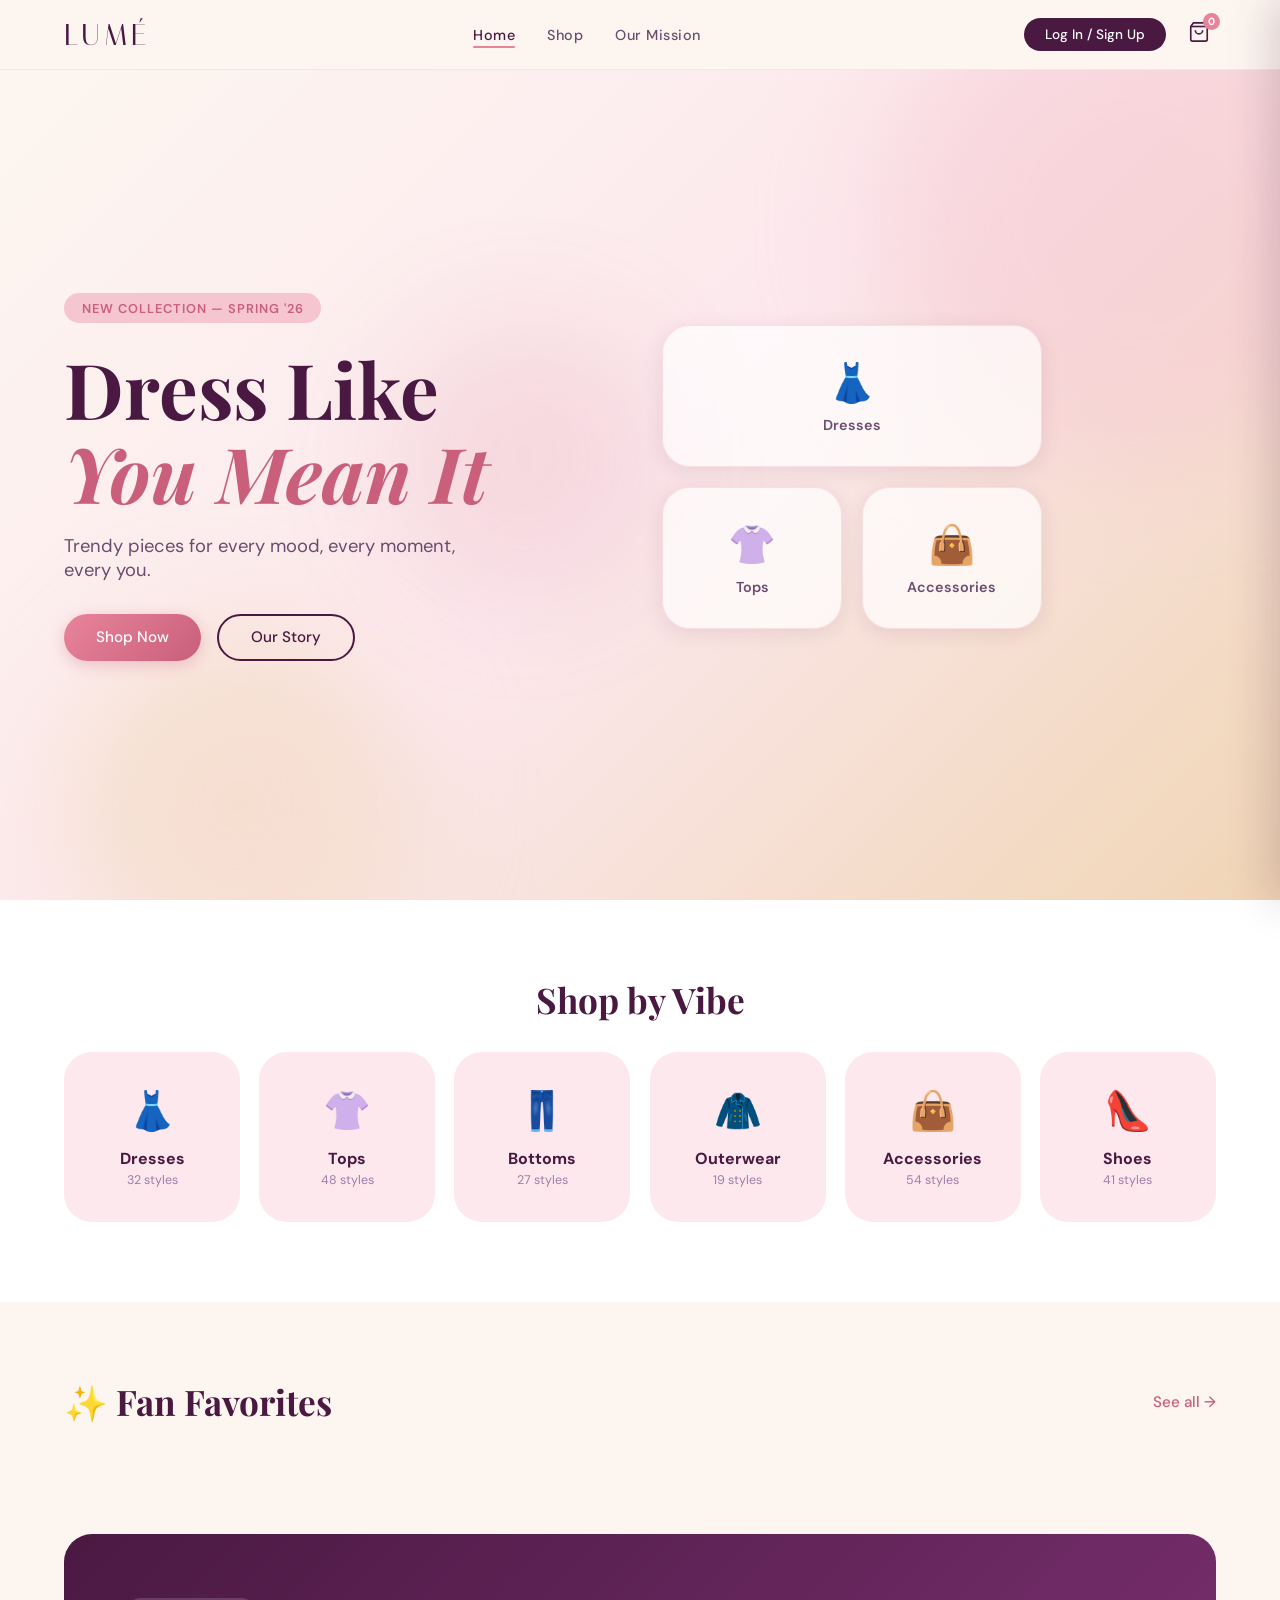
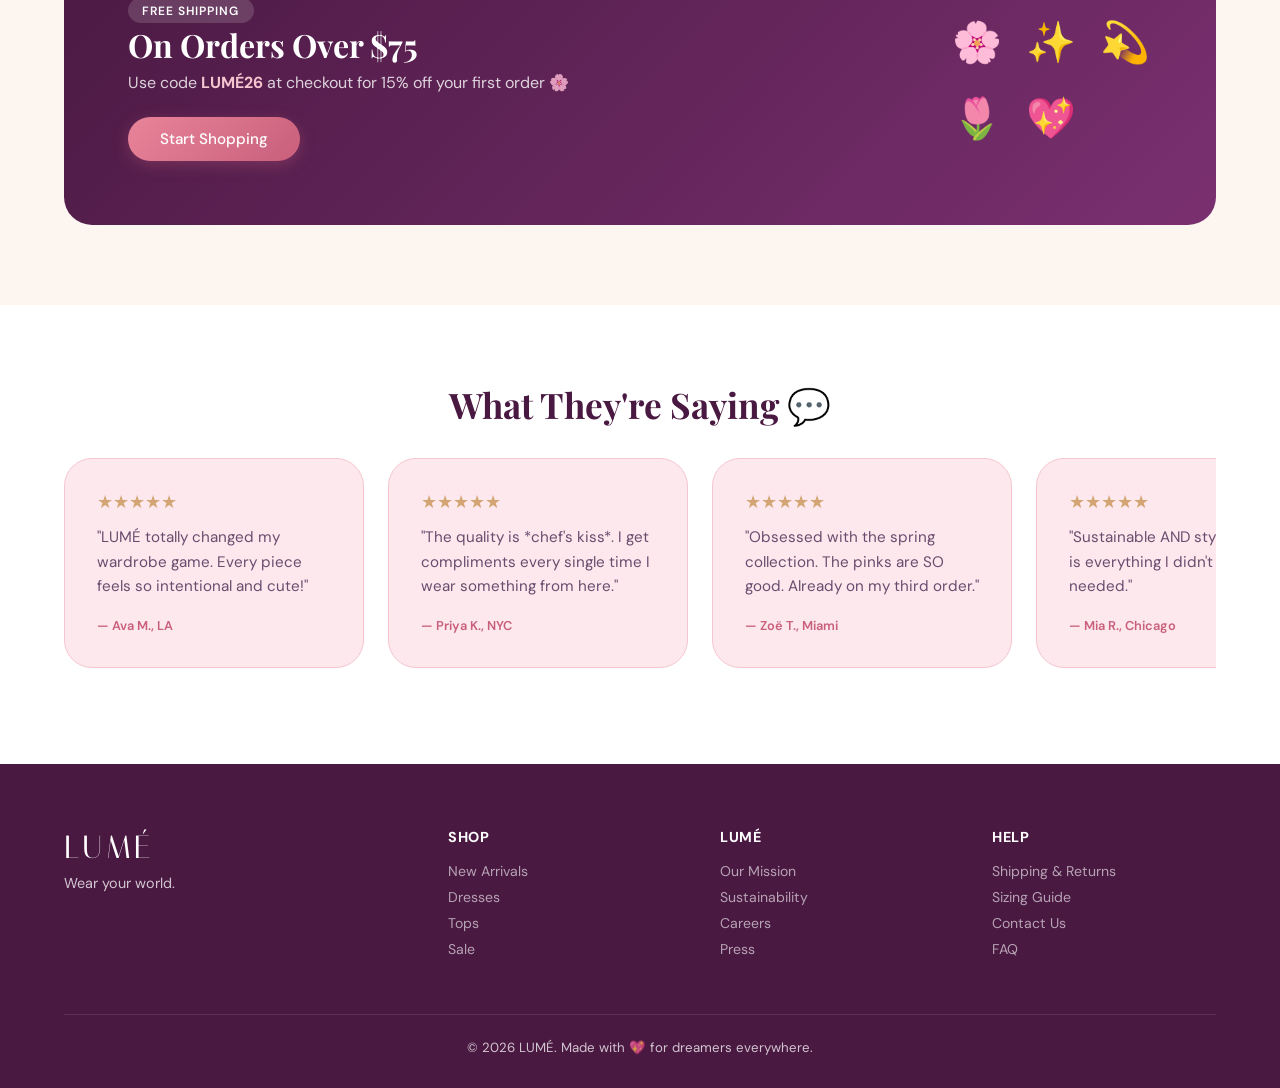
<file: clothing brand /lume/index.html>
<!DOCTYPE html>
<html lang="en">
<head>
  <meta charset="UTF-8" />
  <meta name="viewport" content="width=device-width, initial-scale=1.0"/>
  <title>LUMÉ — Wear Your World</title>
  <link rel="stylesheet" href="style.css" />
  <link href="https://fonts.googleapis.com/css2?family=Playfair+Display:ital,wght@0,400;0,700;1,400&family=DM+Sans:wght@300;400;500&family=Italiana&display=swap" rel="stylesheet"/>
</head>
<body>

  <!-- ══════════════════ NAV ══════════════════ -->
  <nav class="navbar" id="navbar">
    <div class="nav-logo">LUMÉ</div>
    <ul class="nav-links">
      <li><a href="#home" class="nav-link active" data-page="home">Home</a></li>
      <li><a href="#shop" class="nav-link" data-page="shop">Shop</a></li>
      <li><a href="#mission" class="nav-link" data-page="mission">Our Mission</a></li>
    </ul>
    <div class="nav-actions">
      <button class="btn-auth" id="openAuthBtn">Log In / Sign Up</button>
      <div class="cart-icon" id="cartIcon">
        <svg width="22" height="22" viewBox="0 0 24 24" fill="none" stroke="currentColor" stroke-width="1.8"><path d="M6 2L3 6v14a2 2 0 002 2h14a2 2 0 002-2V6l-3-4z"/><line x1="3" y1="6" x2="21" y2="6"/><path d="M16 10a4 4 0 01-8 0"/></svg>
        <span class="cart-badge" id="cartBadge">0</span>
      </div>
      <button class="hamburger" id="hamburger">
        <span></span><span></span><span></span>
      </button>
    </div>
  </nav>

  <!-- Mobile menu -->
  <div class="mobile-menu" id="mobileMenu">
    <a href="#home" class="mob-link" data-page="home">Home</a>
    <a href="#shop" class="mob-link" data-page="shop">Shop</a>
    <a href="#mission" class="mob-link" data-page="mission">Our Mission</a>
    <button class="btn-auth mob-auth" id="openAuthBtnMob">Log In / Sign Up</button>
  </div>

  <!-- ══════════════════ PAGES ══════════════════ -->

  <!-- HOME PAGE -->
  <section class="page active" id="page-home">

    <!-- Hero -->
    <div class="hero">
      <div class="hero-bg">
        <div class="blob blob-1"></div>
        <div class="blob blob-2"></div>
        <div class="blob blob-3"></div>
        <div class="sparkle-field" id="sparkleField"></div>
      </div>
      <div class="hero-content">
        <span class="hero-tag">New Collection — Spring '26</span>
        <h1 class="hero-title">Dress Like<br/><em>You Mean It</em></h1>
        <p class="hero-sub">Trendy pieces for every mood, every moment, every you.</p>
        <div class="hero-btns">
          <button class="btn-primary" data-page="shop">Shop Now</button>
          <button class="btn-ghost" data-page="mission">Our Story</button>
        </div>
      </div>
      <div class="hero-visual">
        <div class="hero-card hc1">
          <div class="hcard-inner">
            <div class="hcard-emoji">👗</div>
            <p>Dresses</p>
          </div>
        </div>
        <div class="hero-card hc2">
          <div class="hcard-inner">
            <div class="hcard-emoji">👚</div>
            <p>Tops</p>
          </div>
        </div>
        <div class="hero-card hc3">
          <div class="hcard-inner">
            <div class="hcard-emoji">👜</div>
            <p>Accessories</p>
          </div>
        </div>
      </div>
    </div>

    <!-- Category Strip -->
    <section class="categories-strip">
      <h2 class="section-title">Shop by Vibe</h2>
      <div class="cat-grid">
        <div class="cat-card" data-cat="dresses">
          <div class="cat-emoji">👗</div>
          <div class="cat-label">Dresses</div>
          <div class="cat-sub">32 styles</div>
        </div>
        <div class="cat-card" data-cat="tops">
          <div class="cat-emoji">👚</div>
          <div class="cat-label">Tops</div>
          <div class="cat-sub">48 styles</div>
        </div>
        <div class="cat-card" data-cat="bottoms">
          <div class="cat-emoji">👖</div>
          <div class="cat-label">Bottoms</div>
          <div class="cat-sub">27 styles</div>
        </div>
        <div class="cat-card" data-cat="outerwear">
          <div class="cat-emoji">🧥</div>
          <div class="cat-label">Outerwear</div>
          <div class="cat-sub">19 styles</div>
        </div>
        <div class="cat-card" data-cat="accessories">
          <div class="cat-emoji">👜</div>
          <div class="cat-label">Accessories</div>
          <div class="cat-sub">54 styles</div>
        </div>
        <div class="cat-card" data-cat="shoes">
          <div class="cat-emoji">👠</div>
          <div class="cat-label">Shoes</div>
          <div class="cat-sub">41 styles</div>
        </div>
      </div>
    </section>

    <!-- Featured -->
    <section class="featured-section">
      <div class="featured-header">
        <h2 class="section-title">✨ Fan Favorites</h2>
        <button class="btn-text" data-page="shop">See all →</button>
      </div>
      <div class="products-grid" id="featuredGrid"></div>
    </section>

    <!-- Banner -->
    <section class="banner-section">
      <div class="banner-content">
        <span class="banner-tag">Free Shipping</span>
        <h2>On Orders Over $75</h2>
        <p>Use code <strong>LUMÉ26</strong> at checkout for 15% off your first order 🌸</p>
        <button class="btn-primary" data-page="shop">Start Shopping</button>
      </div>
      <div class="banner-deco">
        <span>🌸</span><span>✨</span><span>💫</span><span>🌷</span><span>💖</span>
      </div>
    </section>

    <!-- Testimonials -->
    <section class="testimonials-section">
      <h2 class="section-title">What They're Saying 💬</h2>
      <div class="testimonials-track" id="testimonialsTrack">
        <div class="testi-card">
          <div class="testi-stars">★★★★★</div>
          <p>"LUMÉ totally changed my wardrobe game. Every piece feels so intentional and cute!"</p>
          <span>— Ava M., LA</span>
        </div>
        <div class="testi-card">
          <div class="testi-stars">★★★★★</div>
          <p>"The quality is *chef's kiss*. I get compliments every single time I wear something from here."</p>
          <span>— Priya K., NYC</span>
        </div>
        <div class="testi-card">
          <div class="testi-stars">★★★★★</div>
          <p>"Obsessed with the spring collection. The pinks are SO good. Already on my third order."</p>
          <span>— Zoë T., Miami</span>
        </div>
        <div class="testi-card">
          <div class="testi-stars">★★★★★</div>
          <p>"Sustainable AND stylish? LUMÉ is everything I didn't know I needed."</p>
          <span>— Mia R., Chicago</span>
        </div>
      </div>
    </section>

  </section>

  <!-- SHOP PAGE -->
  <section class="page" id="page-shop">
    <div class="shop-hero">
      <h1>The Collection</h1>
      <p>Filter, browse, fall in love 🛍️</p>
    </div>

    <div class="shop-layout">
      <!-- Sidebar filters -->
      <aside class="shop-sidebar">
        <h3>Filter</h3>
        <div class="filter-group">
          <label class="filter-label">Category</label>
          <div class="filter-options" id="catFilter">
            <button class="filter-chip active" data-filter="all">All</button>
            <button class="filter-chip" data-filter="dresses">Dresses</button>
            <button class="filter-chip" data-filter="tops">Tops</button>
            <button class="filter-chip" data-filter="bottoms">Bottoms</button>
            <button class="filter-chip" data-filter="outerwear">Outerwear</button>
            <button class="filter-chip" data-filter="accessories">Accessories</button>
            <button class="filter-chip" data-filter="shoes">Shoes</button>
          </div>
        </div>
        <div class="filter-group">
          <label class="filter-label">Price Range</label>
          <div class="price-range">
            <input type="range" id="priceRange" min="0" max="300" value="300" />
            <span id="priceLabel">Up to $300</span>
          </div>
        </div>
        <div class="filter-group">
          <label class="filter-label">Sort By</label>
          <select id="sortSelect" class="sort-select">
            <option value="default">Featured</option>
            <option value="price-asc">Price: Low to High</option>
            <option value="price-desc">Price: High to Low</option>
            <option value="name">Name A–Z</option>
          </select>
        </div>
      </aside>

      <!-- Product grid -->
      <div class="shop-main">
        <div class="shop-top-bar">
          <span id="resultCount">Showing all items</span>
        </div>
        <div class="products-grid" id="shopGrid"></div>
      </div>
    </div>
  </section>

  <!-- MISSION PAGE -->
  <section class="page" id="page-mission">
    <div class="mission-hero">
      <div class="mission-blob"></div>
      <div class="mission-hero-content">
        <span class="hero-tag">Our Story</span>
        <h1>Fashion with <em>Soul</em></h1>
        <p class="mission-tagline">We believe getting dressed should feel like an act of joy — not an obligation.</p>
      </div>
    </div>

    <div class="mission-body">
      <div class="mission-block">
        <div class="mission-icon-wrap">💖</div>
        <div>
          <h2>Born from a Big Feeling</h2>
          <p>LUMÉ started in a tiny apartment in Los Angeles when our founder, Sofia, had one burning question: <em>why does getting dressed have to feel so stressful?</em> In 2021, she began designing pieces that felt as good as they looked — clothes that said something, meant something, and brought a little sparkle to ordinary days.</p>
        </div>
      </div>

      <div class="mission-block reverse">
        <div class="mission-icon-wrap">🌍</div>
        <div>
          <h2>Sustainably Made, Intentionally Designed</h2>
          <p>Every garment in the LUMÉ collection is produced in small batches using ethically sourced fabrics — organic cotton, recycled fibers, and low-impact dyes. We partner with certified fair-trade factories and offset 100% of our shipping emissions. Looking cute shouldn't cost the planet.</p>
        </div>
      </div>

      <div class="mission-block">
        <div class="mission-icon-wrap">✨</div>
        <div>
          <h2>Inclusive by Design</h2>
          <p>LUMÉ is made for every body, every background, every era. Our sizing runs XS–4XL, and every style is photographed on a diverse range of models. We design for real life — commutes, coffee dates, dance floors, and everything in between.</p>
        </div>
      </div>

      <div class="mission-block reverse">
        <div class="mission-icon-wrap">🌸</div>
        <div>
          <h2>Community First</h2>
          <p>5% of every purchase goes directly to women-focused nonprofits — funding education, entrepreneurship, and wellness programs around the globe. When you shop LUMÉ, you're not just buying a dress. You're investing in a movement.</p>
        </div>
      </div>

      <div class="mission-values">
        <h2 class="section-title">Our Values</h2>
        <div class="values-grid">
          <div class="value-card">
            <span>♻️</span>
            <h4>Sustainability</h4>
            <p>Eco-first materials, carbon-neutral shipping</p>
          </div>
          <div class="value-card">
            <span>💫</span>
            <h4>Empowerment</h4>
            <p>Clothes that make you feel powerful</p>
          </div>
          <div class="value-card">
            <span>🤝</span>
            <h4>Fair Trade</h4>
            <p>Fair wages for every hand that makes our clothes</p>
          </div>
          <div class="value-card">
            <span>🌈</span>
            <h4>Inclusivity</h4>
            <p>XS–4XL, designed for every body</p>
          </div>
        </div>
      </div>

      <div class="mission-cta">
        <h2>Ready to Join the Movement?</h2>
        <p>Shop mindfully. Wear boldly. Be LUMÉ.</p>
        <button class="btn-primary" data-page="shop">Shop the Collection</button>
      </div>
    </div>
  </section>

  <!-- ══════════════════ AUTH MODAL ══════════════════ -->
  <div class="modal-overlay" id="authModal">
    <div class="modal">
      <button class="modal-close" id="closeModal">✕</button>
      <div class="modal-tabs">
        <button class="modal-tab active" id="tabLogin">Log In</button>
        <button class="modal-tab" id="tabSignup">Sign Up</button>
      </div>

      <!-- Login Form -->
      <div class="modal-form active" id="formLogin">
        <h2>Welcome back ✨</h2>
        <p class="form-sub">Log in to your LUMÉ account</p>
        <div class="form-group">
          <label>Email</label>
          <input type="email" placeholder="you@example.com" id="loginEmail"/>
        </div>
        <div class="form-group">
          <label>Password</label>
          <input type="password" placeholder="••••••••" id="loginPass"/>
        </div>
        <button class="btn-primary full-width" id="loginBtn">Log In</button>
        <p class="form-switch">Don't have an account? <a href="#" id="switchToSignup">Sign up →</a></p>
      </div>

      <!-- Signup Form -->
      <div class="modal-form" id="formSignup">
        <h2>Join LUMÉ 🌸</h2>
        <p class="form-sub">Create your account to start shopping</p>
        <div class="form-group">
          <label>Full Name</label>
          <input type="text" placeholder="Sofia Rosé" id="signupName"/>
        </div>
        <div class="form-group">
          <label>Email</label>
          <input type="email" placeholder="you@example.com" id="signupEmail"/>
        </div>
        <div class="form-group">
          <label>Password</label>
          <input type="password" placeholder="Create a password" id="signupPass"/>
        </div>
        <button class="btn-primary full-width" id="signupBtn">Create Account</button>
        <p class="form-switch">Already have an account? <a href="#" id="switchToLogin">Log in →</a></p>
      </div>
    </div>
  </div>

  <!-- ══════════════════ CART DRAWER ══════════════════ -->
  <div class="cart-overlay" id="cartOverlay"></div>
  <div class="cart-drawer" id="cartDrawer">
    <div class="cart-header">
      <h3>Your Bag 🛍️</h3>
      <button class="cart-close" id="cartClose">✕</button>
    </div>
    <div class="cart-items" id="cartItems">
      <div class="cart-empty">
        <span>🛒</span>
        <p>Your bag is empty!</p>
        <button class="btn-primary" data-page="shop">Start Shopping</button>
      </div>
    </div>
    <div class="cart-footer" id="cartFooter" style="display:none">
      <div class="cart-total">
        <span>Total</span>
        <span id="cartTotal">$0.00</span>
      </div>
      <button class="btn-primary full-width">Checkout →</button>
    </div>
  </div>

  <!-- Toast -->
  <div class="toast" id="toast"></div>

  <footer class="footer">
    <div class="footer-content">
      <div class="footer-brand">
        <div class="footer-logo">LUMÉ</div>
        <p>Wear your world.</p>
      </div>
      <div class="footer-links">
        <h4>Shop</h4>
        <a href="#" data-page="shop">New Arrivals</a>
        <a href="#" data-page="shop">Dresses</a>
        <a href="#" data-page="shop">Tops</a>
        <a href="#" data-page="shop">Sale</a>
      </div>
      <div class="footer-links">
        <h4>LUMÉ</h4>
        <a href="#" data-page="mission">Our Mission</a>
        <a href="#">Sustainability</a>
        <a href="#">Careers</a>
        <a href="#">Press</a>
      </div>
      <div class="footer-links">
        <h4>Help</h4>
        <a href="#">Shipping & Returns</a>
        <a href="#">Sizing Guide</a>
        <a href="#">Contact Us</a>
        <a href="#">FAQ</a>
      </div>
    </div>
    <div class="footer-bottom">
      <p>© 2026 LUMÉ. Made with 💖 for dreamers everywhere.</p>
    </div>
  </footer>

  <script src="script.js"></script>
</body>
</html>
</file>
<file: clothing brand /lume/style.css>
/* ══════════════════════════════════════════
   LUMÉ — style.css
   Palette: blush pinks, warm cream, rose gold, deep plum
══════════════════════════════════════════ */

:root {
  --cream:       #fdf6f0;
  --blush:       #f5c6d0;
  --blush-light: #fce8ed;
  --rose:        #e8849a;
  --rose-deep:   #c95f7b;
  --plum:        #4a1942;
  --plum-light:  #7a3070;
  --gold:        #d4a574;
  --gold-light:  #f0d5b5;
  --white:       #ffffff;
  --text:        #2a1a2e;
  --text-mid:    #6b4c6e;
  --text-light:  #a07ca8;
  --shadow:      rgba(74,25,66,0.10);
  --shadow-lg:   rgba(74,25,66,0.18);

  --radius:      16px;
  --radius-lg:   28px;
  --transition:  0.3s cubic-bezier(0.4,0,0.2,1);
}

*, *::before, *::after { box-sizing: border-box; margin: 0; padding: 0; }

html { scroll-behavior: smooth; }

body {
  font-family: 'DM Sans', sans-serif;
  background: var(--cream);
  color: var(--text);
  overflow-x: hidden;
}

/* ── Typography ── */
h1, h2, h3 { font-family: 'Playfair Display', serif; line-height: 1.15; }
em { font-style: italic; color: var(--rose-deep); }

/* ══════════════════ NAVBAR ══════════════════ */
.navbar {
  position: fixed; top: 0; left: 0; right: 0; z-index: 1000;
  display: flex; align-items: center; justify-content: space-between;
  padding: 0 5%;
  height: 70px;
  background: rgba(253,246,240,0.85);
  backdrop-filter: blur(14px);
  border-bottom: 1px solid rgba(245,198,208,0.4);
  transition: box-shadow var(--transition);
}
.navbar.scrolled { box-shadow: 0 4px 30px var(--shadow); }

.nav-logo {
  font-family: 'Italiana', serif;
  font-size: 1.9rem;
  letter-spacing: 4px;
  color: var(--plum);
  cursor: pointer;
}

.nav-links { display: flex; gap: 2rem; list-style: none; }
.nav-link {
  text-decoration: none;
  font-weight: 500;
  font-size: 0.9rem;
  letter-spacing: 0.5px;
  color: var(--text-mid);
  position: relative;
  padding-bottom: 4px;
  transition: color var(--transition);
}
.nav-link::after {
  content: '';
  position: absolute; bottom: 0; left: 0;
  width: 0; height: 2px;
  background: var(--rose);
  border-radius: 2px;
  transition: width var(--transition);
}
.nav-link:hover, .nav-link.active { color: var(--plum); }
.nav-link:hover::after, .nav-link.active::after { width: 100%; }

.nav-actions { display: flex; align-items: center; gap: 1rem; }

.btn-auth {
  background: var(--plum);
  color: var(--white);
  border: none; border-radius: 50px;
  padding: 0.5rem 1.3rem;
  font-family: 'DM Sans', sans-serif;
  font-size: 0.85rem; font-weight: 500;
  cursor: pointer;
  transition: background var(--transition), transform var(--transition);
}
.btn-auth:hover { background: var(--plum-light); transform: translateY(-1px); }

.cart-icon {
  position: relative; cursor: pointer;
  color: var(--plum); padding: 6px;
  transition: transform var(--transition);
}
.cart-icon:hover { transform: scale(1.1); }
.cart-badge {
  position: absolute; top: -2px; right: -4px;
  background: var(--rose); color: white;
  font-size: 0.65rem; font-weight: 700;
  width: 17px; height: 17px; border-radius: 50%;
  display: flex; align-items: center; justify-content: center;
}

.hamburger {
  display: none; flex-direction: column;
  gap: 5px; background: none; border: none; cursor: pointer; padding: 6px;
}
.hamburger span {
  display: block; width: 22px; height: 2px;
  background: var(--plum); border-radius: 2px;
  transition: var(--transition);
}

/* Mobile menu */
.mobile-menu {
  position: fixed; top: 70px; left: 0; right: 0; z-index: 999;
  background: var(--cream);
  padding: 1.5rem 5% 2rem;
  display: flex; flex-direction: column; gap: 1.2rem;
  border-bottom: 1px solid var(--blush);
  transform: translateY(-110%); opacity: 0;
  transition: transform 0.35s ease, opacity 0.35s ease;
  pointer-events: none;
}
.mobile-menu.open { transform: translateY(0); opacity: 1; pointer-events: all; }
.mob-link {
  text-decoration: none; font-size: 1.1rem;
  color: var(--text); font-weight: 500;
}
.mob-auth { align-self: flex-start; }

/* ══════════════════ PAGES ══════════════════ */
.page { display: none; min-height: 100vh; padding-top: 70px; }
.page.active { display: block; }

/* ══════════════════ BUTTONS ══════════════════ */
.btn-primary {
  background: linear-gradient(135deg, var(--rose) 0%, var(--rose-deep) 100%);
  color: white; border: none; border-radius: 50px;
  padding: 0.75rem 2rem; font-family: 'DM Sans', sans-serif;
  font-size: 0.95rem; font-weight: 500; cursor: pointer;
  transition: transform var(--transition), box-shadow var(--transition);
  box-shadow: 0 4px 15px rgba(201,95,123,0.3);
}
.btn-primary:hover { transform: translateY(-2px); box-shadow: 0 8px 25px rgba(201,95,123,0.4); }
.btn-primary.full-width { width: 100%; }

.btn-ghost {
  background: transparent;
  color: var(--plum); border: 2px solid var(--plum);
  border-radius: 50px; padding: 0.72rem 2rem;
  font-family: 'DM Sans', sans-serif; font-size: 0.95rem; font-weight: 500;
  cursor: pointer; transition: background var(--transition), color var(--transition);
}
.btn-ghost:hover { background: var(--plum); color: white; }

.btn-text {
  background: none; border: none; cursor: pointer;
  color: var(--rose-deep); font-family: 'DM Sans', sans-serif;
  font-size: 0.95rem; font-weight: 500;
  transition: color var(--transition);
}
.btn-text:hover { color: var(--plum); }

/* ══════════════════ HERO ══════════════════ */
.hero {
  min-height: calc(100vh - 70px);
  display: flex; align-items: center;
  padding: 4rem 5% 5rem;
  position: relative; overflow: hidden;
  gap: 3rem;
}
.hero-bg {
  position: absolute; inset: 0; z-index: 0;
  background: linear-gradient(135deg, #fdf6f0 0%, #fce8ed 50%, #f0d5b5 100%);
}

/* Animated blobs */
.blob {
  position: absolute; border-radius: 50%;
  filter: blur(60px); opacity: 0.5;
  animation: blobFloat 8s ease-in-out infinite;
}
.blob-1 { width: 500px; height: 500px; background: var(--blush); top: -100px; right: -100px; animation-delay: 0s; }
.blob-2 { width: 350px; height: 350px; background: var(--gold-light); bottom: -80px; left: 5%; animation-delay: 3s; }
.blob-3 { width: 280px; height: 280px; background: rgba(201,95,123,0.25); top: 30%; left: 30%; animation-delay: 1.5s; }

@keyframes blobFloat {
  0%, 100% { transform: translate(0, 0) scale(1); }
  33% { transform: translate(20px, -20px) scale(1.04); }
  66% { transform: translate(-15px, 15px) scale(0.97); }
}

.sparkle-field { position: absolute; inset: 0; pointer-events: none; }
.sparkle {
  position: absolute; width: 6px; height: 6px;
  background: var(--rose); border-radius: 50%;
  animation: sparklePop var(--dur) var(--delay) infinite ease-in-out;
  opacity: 0;
}
@keyframes sparklePop {
  0% { transform: scale(0); opacity: 0; }
  40% { transform: scale(1.4); opacity: 0.8; }
  100% { transform: scale(0); opacity: 0; }
}

.hero-content {
  position: relative; z-index: 2;
  flex: 1; max-width: 550px;
  animation: fadeUp 0.9s ease both;
}
.hero-tag {
  display: inline-block;
  background: var(--blush);
  color: var(--rose-deep);
  font-size: 0.8rem; font-weight: 600; letter-spacing: 1px;
  padding: 0.4rem 1.1rem; border-radius: 50px;
  margin-bottom: 1.4rem; text-transform: uppercase;
}
.hero-title {
  font-size: clamp(2.8rem, 6vw, 5rem);
  color: var(--plum);
  line-height: 1.1;
  margin-bottom: 1.2rem;
}
.hero-sub {
  font-size: 1.15rem; color: var(--text-mid);
  margin-bottom: 2rem; max-width: 420px;
}
.hero-btns { display: flex; gap: 1rem; flex-wrap: wrap; }

.hero-visual {
  position: relative; z-index: 2;
  flex: 1; display: grid;
  grid-template-columns: 1fr 1fr;
  gap: 1.2rem; max-width: 380px;
  animation: fadeUp 0.9s 0.2s ease both;
}
.hero-card {
  background: rgba(255,255,255,0.7);
  backdrop-filter: blur(10px);
  border-radius: var(--radius-lg);
  border: 1px solid rgba(245,198,208,0.5);
  padding: 2rem 1.5rem;
  text-align: center;
  cursor: pointer;
  transition: transform var(--transition), box-shadow var(--transition);
  box-shadow: 0 4px 20px var(--shadow);
}
.hero-card:hover { transform: translateY(-6px) rotate(-1deg); box-shadow: 0 16px 40px var(--shadow-lg); }
.hc1 { grid-column: span 2; }
.hc2 { }
.hc3 { }
.hcard-emoji { font-size: 2.4rem; margin-bottom: 0.5rem; }
.hcard-inner p { font-size: 0.9rem; font-weight: 600; color: var(--text-mid); }

@keyframes fadeUp {
  from { opacity: 0; transform: translateY(30px); }
  to { opacity: 1; transform: translateY(0); }
}

/* ══════════════════ SECTION TITLE ══════════════════ */
.section-title {
  font-size: clamp(1.6rem, 3vw, 2.2rem);
  color: var(--plum);
  margin-bottom: 2rem;
  text-align: center;
}

/* ══════════════════ CATEGORIES STRIP ══════════════════ */
.categories-strip {
  padding: 5rem 5%;
  background: white;
}
.cat-grid {
  display: grid;
  grid-template-columns: repeat(auto-fit, minmax(150px, 1fr));
  gap: 1.2rem;
}
.cat-card {
  background: var(--blush-light);
  border-radius: var(--radius-lg);
  padding: 2rem 1rem;
  text-align: center;
  cursor: pointer;
  transition: transform var(--transition), box-shadow var(--transition), background var(--transition);
  border: 2px solid transparent;
}
.cat-card:hover {
  transform: translateY(-5px);
  box-shadow: 0 12px 35px var(--shadow);
  background: var(--blush);
  border-color: var(--rose);
}
.cat-emoji { font-size: 2.4rem; margin-bottom: 0.7rem; }
.cat-label { font-weight: 700; font-size: 1rem; color: var(--plum); }
.cat-sub { font-size: 0.78rem; color: var(--text-light); margin-top: 0.2rem; }

/* ══════════════════ PRODUCT GRID ══════════════════ */
.products-grid {
  display: grid;
  grid-template-columns: repeat(auto-fill, minmax(240px, 1fr));
  gap: 1.5rem;
}
.product-card {
  background: white;
  border-radius: var(--radius-lg);
  overflow: hidden;
  box-shadow: 0 4px 20px var(--shadow);
  transition: transform var(--transition), box-shadow var(--transition);
  cursor: pointer;
}
.product-card:hover { transform: translateY(-6px); box-shadow: 0 14px 40px var(--shadow-lg); }

.product-img {
  height: 240px;
  display: flex; align-items: center; justify-content: center;
  font-size: 4.5rem;
  position: relative; overflow: hidden;
}
.product-badge {
  position: absolute; top: 12px; left: 12px;
  background: var(--rose);
  color: white; font-size: 0.7rem; font-weight: 700;
  padding: 0.25rem 0.7rem; border-radius: 50px;
  text-transform: uppercase; letter-spacing: 0.5px;
}
.product-info { padding: 1.2rem; }
.product-name {
  font-family: 'Playfair Display', serif;
  font-size: 1.05rem; color: var(--text);
  margin-bottom: 0.3rem;
}
.product-cat {
  font-size: 0.75rem; color: var(--text-light);
  text-transform: capitalize; margin-bottom: 0.6rem;
}
.product-bottom {
  display: flex; align-items: center; justify-content: space-between;
}
.product-price {
  font-weight: 700; font-size: 1.1rem; color: var(--rose-deep);
}
.add-to-cart {
  background: var(--plum);
  color: white; border: none; border-radius: 50px;
  padding: 0.4rem 1rem; font-size: 0.8rem; font-weight: 600;
  cursor: pointer; transition: background var(--transition), transform var(--transition);
}
.add-to-cart:hover { background: var(--plum-light); transform: scale(1.05); }

/* ══════════════════ FEATURED SECTION ══════════════════ */
.featured-section { padding: 5rem 5%; background: var(--cream); }
.featured-header {
  display: flex; align-items: center;
  justify-content: space-between; margin-bottom: 2rem;
}
.featured-header .section-title { margin-bottom: 0; }

/* ══════════════════ BANNER ══════════════════ */
.banner-section {
  margin: 0 5% 5rem;
  background: linear-gradient(135deg, var(--plum) 0%, var(--plum-light) 100%);
  border-radius: var(--radius-lg);
  padding: 4rem;
  display: flex; align-items: center;
  justify-content: space-between; gap: 2rem;
  overflow: hidden; position: relative;
}
.banner-content { position: relative; z-index: 1; }
.banner-content h2 {
  font-size: 2rem; color: white;
  margin: 0.5rem 0;
}
.banner-content p { color: rgba(255,255,255,0.8); margin-bottom: 1.5rem; }
.banner-content strong { color: var(--blush); }
.banner-tag {
  background: rgba(255,255,255,0.15);
  color: white; font-size: 0.75rem; font-weight: 600;
  padding: 0.3rem 0.9rem; border-radius: 50px;
  text-transform: uppercase; letter-spacing: 1px;
}
.banner-deco {
  display: flex; gap: 1.5rem; font-size: 2.5rem;
  flex-wrap: wrap; max-width: 200px;
  animation: floatDeco 4s ease-in-out infinite;
}
@keyframes floatDeco {
  0%, 100% { transform: translateY(0); }
  50% { transform: translateY(-10px); }
}

/* ══════════════════ TESTIMONIALS ══════════════════ */
.testimonials-section {
  padding: 5rem 5%;
  background: white;
  overflow: hidden;
}
.testimonials-track {
  display: flex; gap: 1.5rem;
  overflow-x: auto;
  scroll-snap-type: x mandatory;
  -webkit-overflow-scrolling: touch;
  padding-bottom: 1rem;
  scrollbar-width: none;
}
.testimonials-track::-webkit-scrollbar { display: none; }
.testi-card {
  flex: 0 0 300px; scroll-snap-align: start;
  background: var(--blush-light);
  border-radius: var(--radius-lg);
  padding: 2rem;
  border: 1px solid var(--blush);
  transition: transform var(--transition);
}
.testi-card:hover { transform: translateY(-4px); }
.testi-stars { color: var(--gold); font-size: 1.1rem; margin-bottom: 0.8rem; }
.testi-card p { font-size: 0.95rem; color: var(--text-mid); line-height: 1.6; margin-bottom: 1rem; }
.testi-card span { font-size: 0.8rem; font-weight: 600; color: var(--rose-deep); }

/* ══════════════════ SHOP PAGE ══════════════════ */
.shop-hero {
  background: linear-gradient(135deg, var(--blush-light), var(--gold-light));
  padding: 4rem 5% 3rem;
  text-align: center;
}
.shop-hero h1 { font-size: 3rem; color: var(--plum); margin-bottom: 0.5rem; }
.shop-hero p { color: var(--text-mid); font-size: 1.1rem; }

.shop-layout {
  display: flex; gap: 2rem; padding: 3rem 5%;
  align-items: flex-start;
}
.shop-sidebar {
  flex: 0 0 220px; position: sticky; top: 90px;
  background: white; border-radius: var(--radius-lg);
  padding: 2rem; box-shadow: 0 4px 20px var(--shadow);
}
.shop-sidebar h3 {
  font-size: 1.2rem; color: var(--plum);
  margin-bottom: 1.5rem;
}
.filter-group { margin-bottom: 1.5rem; }
.filter-label {
  display: block; font-size: 0.8rem; font-weight: 600;
  color: var(--text-light); text-transform: uppercase; letter-spacing: 0.5px;
  margin-bottom: 0.8rem;
}
.filter-options { display: flex; flex-wrap: wrap; gap: 0.5rem; }
.filter-chip {
  background: var(--blush-light); border: 1px solid var(--blush);
  color: var(--text-mid); border-radius: 50px;
  padding: 0.3rem 0.8rem; font-size: 0.8rem; font-weight: 500;
  cursor: pointer; transition: all var(--transition);
}
.filter-chip:hover, .filter-chip.active {
  background: var(--plum); color: white; border-color: var(--plum);
}
.price-range { display: flex; flex-direction: column; gap: 0.5rem; }
.price-range input[type=range] {
  width: 100%; accent-color: var(--rose-deep);
}
#priceLabel { font-size: 0.85rem; color: var(--text-mid); }

.sort-select {
  width: 100%; padding: 0.5rem 0.8rem;
  border: 1px solid var(--blush); border-radius: 8px;
  background: var(--blush-light); color: var(--text);
  font-family: 'DM Sans', sans-serif; font-size: 0.9rem;
  cursor: pointer; outline: none;
}

.shop-main { flex: 1; }
.shop-top-bar {
  display: flex; align-items: center; justify-content: space-between;
  margin-bottom: 1.5rem;
}
#resultCount { font-size: 0.9rem; color: var(--text-light); }

/* ══════════════════ MISSION PAGE ══════════════════ */
.mission-hero {
  position: relative; overflow: hidden;
  padding: 6rem 5% 5rem;
  background: linear-gradient(135deg, var(--plum) 0%, var(--plum-light) 60%, var(--rose-deep) 100%);
  text-align: center;
}
.mission-blob {
  position: absolute; width: 600px; height: 600px;
  background: rgba(255,255,255,0.04);
  border-radius: 50%; top: -200px; right: -150px;
  pointer-events: none;
}
.mission-hero-content { position: relative; z-index: 1; }
.mission-hero h1 { font-size: clamp(2.5rem, 5vw, 4rem); color: white; margin-bottom: 1rem; }
.mission-tagline { font-size: 1.15rem; color: rgba(255,255,255,0.8); max-width: 580px; margin: 0 auto; }

.mission-body { padding: 5rem 5%; max-width: 900px; margin: 0 auto; }
.mission-block {
  display: flex; align-items: flex-start;
  gap: 2.5rem; margin-bottom: 4rem;
}
.mission-block.reverse { flex-direction: row-reverse; }
.mission-icon-wrap {
  flex: 0 0 70px; height: 70px;
  background: var(--blush-light);
  border-radius: 50%; display: flex;
  align-items: center; justify-content: center;
  font-size: 2rem;
  box-shadow: 0 4px 15px var(--shadow);
  flex-shrink: 0;
}
.mission-block h2 {
  font-size: 1.6rem; color: var(--plum);
  margin-bottom: 0.8rem;
}
.mission-block p {
  color: var(--text-mid); line-height: 1.75; font-size: 1rem;
}

.values-grid {
  display: grid; grid-template-columns: repeat(auto-fit, minmax(180px, 1fr));
  gap: 1.5rem; margin-bottom: 5rem;
}
.value-card {
  background: white; border-radius: var(--radius-lg);
  padding: 2rem 1.5rem; text-align: center;
  box-shadow: 0 4px 20px var(--shadow);
  border: 2px solid var(--blush-light);
  transition: transform var(--transition), border-color var(--transition);
}
.value-card:hover { transform: translateY(-5px); border-color: var(--rose); }
.value-card span { font-size: 2.5rem; display: block; margin-bottom: 0.8rem; }
.value-card h4 { color: var(--plum); margin-bottom: 0.4rem; font-size: 1rem; }
.value-card p { color: var(--text-light); font-size: 0.85rem; }

.mission-cta {
  text-align: center;
  background: var(--blush-light); border-radius: var(--radius-lg);
  padding: 3.5rem; border: 2px solid var(--blush);
}
.mission-cta h2 { color: var(--plum); margin-bottom: 0.5rem; }
.mission-cta p { color: var(--text-mid); margin-bottom: 1.5rem; }

/* ══════════════════ AUTH MODAL ══════════════════ */
.modal-overlay {
  position: fixed; inset: 0; z-index: 2000;
  background: rgba(74,25,66,0.45);
  backdrop-filter: blur(6px);
  display: flex; align-items: center; justify-content: center;
  opacity: 0; pointer-events: none;
  transition: opacity 0.3s ease;
}
.modal-overlay.open { opacity: 1; pointer-events: all; }

.modal {
  background: var(--cream); border-radius: var(--radius-lg);
  padding: 2.5rem; width: 90%; max-width: 420px;
  position: relative;
  transform: scale(0.9) translateY(20px);
  transition: transform 0.35s cubic-bezier(0.34,1.56,0.64,1);
  box-shadow: 0 30px 80px rgba(74,25,66,0.3);
}
.modal-overlay.open .modal { transform: scale(1) translateY(0); }

.modal-close {
  position: absolute; top: 1rem; right: 1rem;
  background: var(--blush); border: none;
  border-radius: 50%; width: 32px; height: 32px;
  font-size: 0.9rem; cursor: pointer; color: var(--plum);
  transition: background var(--transition);
}
.modal-close:hover { background: var(--blush-light); }

.modal-tabs { display: flex; gap: 0; margin-bottom: 1.8rem; border-bottom: 2px solid var(--blush); }
.modal-tab {
  flex: 1; padding: 0.8rem; background: none; border: none;
  font-family: 'DM Sans', sans-serif; font-size: 0.95rem; font-weight: 500;
  cursor: pointer; color: var(--text-light);
  border-bottom: 3px solid transparent; margin-bottom: -2px;
  transition: color var(--transition), border-color var(--transition);
}
.modal-tab.active { color: var(--plum); border-bottom-color: var(--rose); }

.modal-form { display: none; }
.modal-form.active { display: block; }
.modal-form h2 { font-size: 1.6rem; color: var(--plum); margin-bottom: 0.3rem; }
.form-sub { color: var(--text-light); font-size: 0.9rem; margin-bottom: 1.5rem; }

.form-group { margin-bottom: 1rem; }
.form-group label {
  display: block; font-size: 0.82rem; font-weight: 600;
  color: var(--text-mid); margin-bottom: 0.4rem;
}
.form-group input {
  width: 100%; padding: 0.7rem 1rem;
  border: 1.5px solid var(--blush);
  border-radius: 10px;
  background: white; font-family: 'DM Sans', sans-serif; font-size: 0.95rem;
  color: var(--text); outline: none;
  transition: border-color var(--transition);
}
.form-group input:focus { border-color: var(--rose); }

.btn-primary.full-width { margin-top: 0.5rem; }
.form-switch { text-align: center; font-size: 0.85rem; color: var(--text-light); margin-top: 1rem; }
.form-switch a { color: var(--rose-deep); text-decoration: none; font-weight: 600; }
.form-switch a:hover { text-decoration: underline; }

/* ══════════════════ CART DRAWER ══════════════════ */
.cart-overlay {
  position: fixed; inset: 0; z-index: 1500;
  background: rgba(74,25,66,0.3);
  opacity: 0; pointer-events: none;
  transition: opacity 0.3s ease;
}
.cart-overlay.open { opacity: 1; pointer-events: all; }

.cart-drawer {
  position: fixed; right: 0; top: 0; bottom: 0; z-index: 1600;
  width: 380px; max-width: 95vw;
  background: var(--cream);
  box-shadow: -10px 0 40px var(--shadow-lg);
  display: flex; flex-direction: column;
  transform: translateX(100%);
  transition: transform 0.4s cubic-bezier(0.4,0,0.2,1);
}
.cart-drawer.open { transform: translateX(0); }

.cart-header {
  display: flex; align-items: center; justify-content: space-between;
  padding: 1.5rem;
  border-bottom: 1px solid var(--blush);
}
.cart-header h3 { font-size: 1.3rem; color: var(--plum); }
.cart-close {
  background: var(--blush); border: none; border-radius: 50%;
  width: 32px; height: 32px; cursor: pointer; color: var(--plum);
  font-size: 0.9rem; transition: background var(--transition);
}
.cart-close:hover { background: var(--blush-light); }

.cart-items { flex: 1; overflow-y: auto; padding: 1.5rem; }
.cart-empty { text-align: center; padding: 3rem 1rem; }
.cart-empty span { font-size: 3rem; display: block; margin-bottom: 1rem; }
.cart-empty p { color: var(--text-mid); margin-bottom: 1.5rem; }

.cart-item {
  display: flex; gap: 1rem; align-items: center;
  padding: 1rem 0; border-bottom: 1px solid var(--blush-light);
}
.cart-item-emoji { font-size: 2rem; width: 50px; text-align: center; }
.cart-item-info { flex: 1; }
.cart-item-name { font-weight: 600; font-size: 0.9rem; color: var(--text); }
.cart-item-price { font-size: 0.85rem; color: var(--rose-deep); margin-top: 0.2rem; }
.cart-item-remove {
  background: none; border: none; cursor: pointer;
  color: var(--text-light); font-size: 1rem;
  transition: color var(--transition);
}
.cart-item-remove:hover { color: var(--rose-deep); }

.cart-footer {
  padding: 1.5rem;
  border-top: 1px solid var(--blush);
}
.cart-total {
  display: flex; justify-content: space-between;
  font-weight: 700; font-size: 1.1rem;
  color: var(--plum); margin-bottom: 1rem;
}

/* ══════════════════ TOAST ══════════════════ */
.toast {
  position: fixed; bottom: 2rem; left: 50%; transform: translateX(-50%) translateY(20px);
  background: var(--plum); color: white;
  padding: 0.8rem 1.8rem; border-radius: 50px;
  font-size: 0.9rem; font-weight: 500;
  opacity: 0; pointer-events: none;
  transition: opacity 0.3s, transform 0.3s;
  z-index: 3000;
  white-space: nowrap;
}
.toast.show { opacity: 1; transform: translateX(-50%) translateY(0); }

/* ══════════════════ FOOTER ══════════════════ */
.footer {
  background: var(--plum);
  color: rgba(255,255,255,0.75);
  padding: 4rem 5% 2rem;
}
.footer-content {
  display: grid;
  grid-template-columns: 1.5fr 1fr 1fr 1fr;
  gap: 3rem; margin-bottom: 3rem;
}
.footer-logo {
  font-family: 'Italiana', serif; font-size: 2rem;
  letter-spacing: 4px; color: white; margin-bottom: 0.5rem;
}
.footer-brand p { font-size: 0.9rem; }
.footer-links h4 { color: white; margin-bottom: 1rem; font-family: 'DM Sans', sans-serif; font-size: 0.9rem; letter-spacing: 0.5px; text-transform: uppercase; }
.footer-links a {
  display: block; text-decoration: none;
  color: rgba(255,255,255,0.6); font-size: 0.88rem;
  margin-bottom: 0.5rem; transition: color var(--transition);
  cursor: pointer;
}
.footer-links a:hover { color: var(--blush); }
.footer-bottom {
  border-top: 1px solid rgba(255,255,255,0.1);
  padding-top: 1.5rem; text-align: center;
  font-size: 0.83rem;
}

/* ══════════════════ RESPONSIVE ══════════════════ */
@media (max-width: 900px) {
  .nav-links { display: none; }
  .btn-auth { display: none; }
  .hamburger { display: flex; }

  .hero { flex-direction: column; padding: 3rem 5%; text-align: center; }
  .hero-content { max-width: 100%; }
  .hero-sub { margin: 0 auto 2rem; }
  .hero-btns { justify-content: center; }
  .hero-visual { max-width: 100%; margin: 0 auto; }

  .shop-layout { flex-direction: column; }
  .shop-sidebar { position: static; width: 100%; }

  .mission-block, .mission-block.reverse { flex-direction: column; }

  .footer-content { grid-template-columns: 1fr 1fr; gap: 2rem; }

  .banner-section { flex-direction: column; text-align: center; }
  .banner-deco { max-width: 100%; justify-content: center; }
}

@media (max-width: 560px) {
  .cat-grid { grid-template-columns: repeat(3, 1fr); }
  .footer-content { grid-template-columns: 1fr; }
  .hero-visual { grid-template-columns: 1fr 1fr; }
  .hc1 { grid-column: span 2; }
}
</file>
